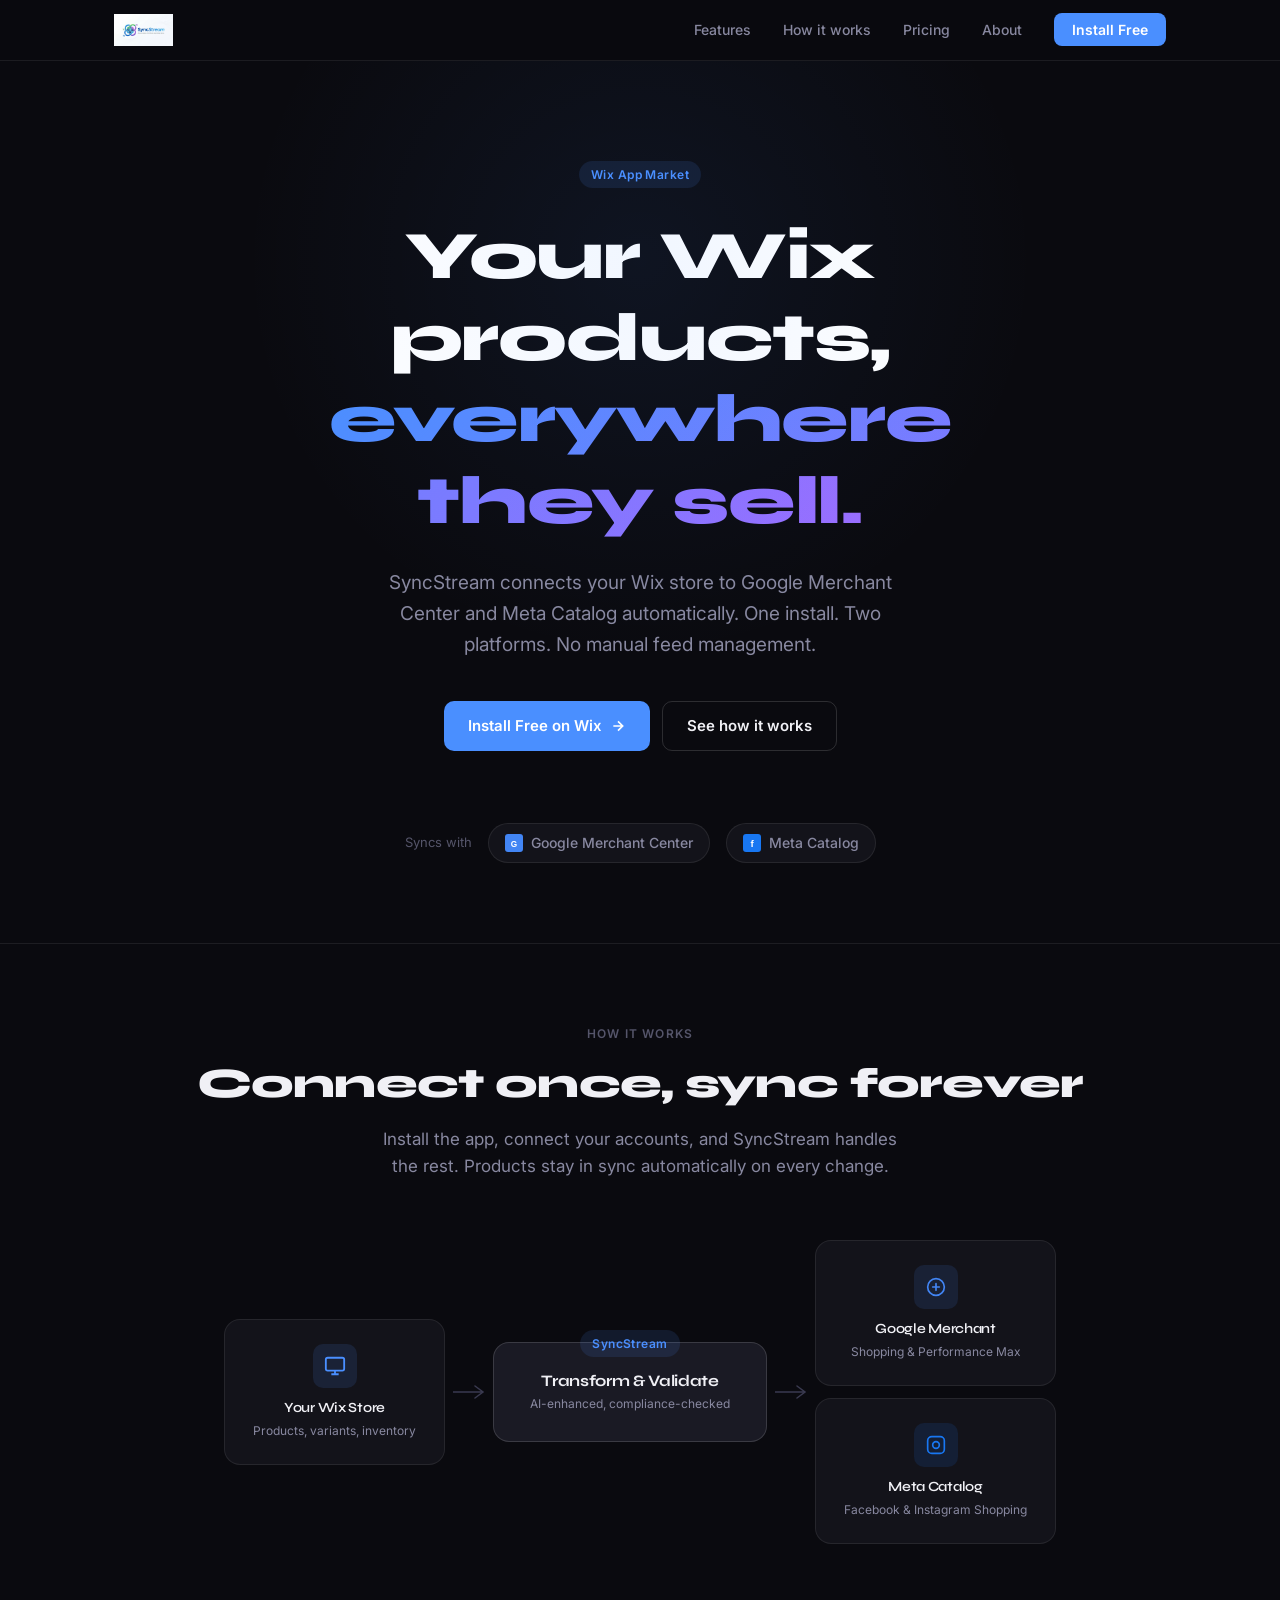
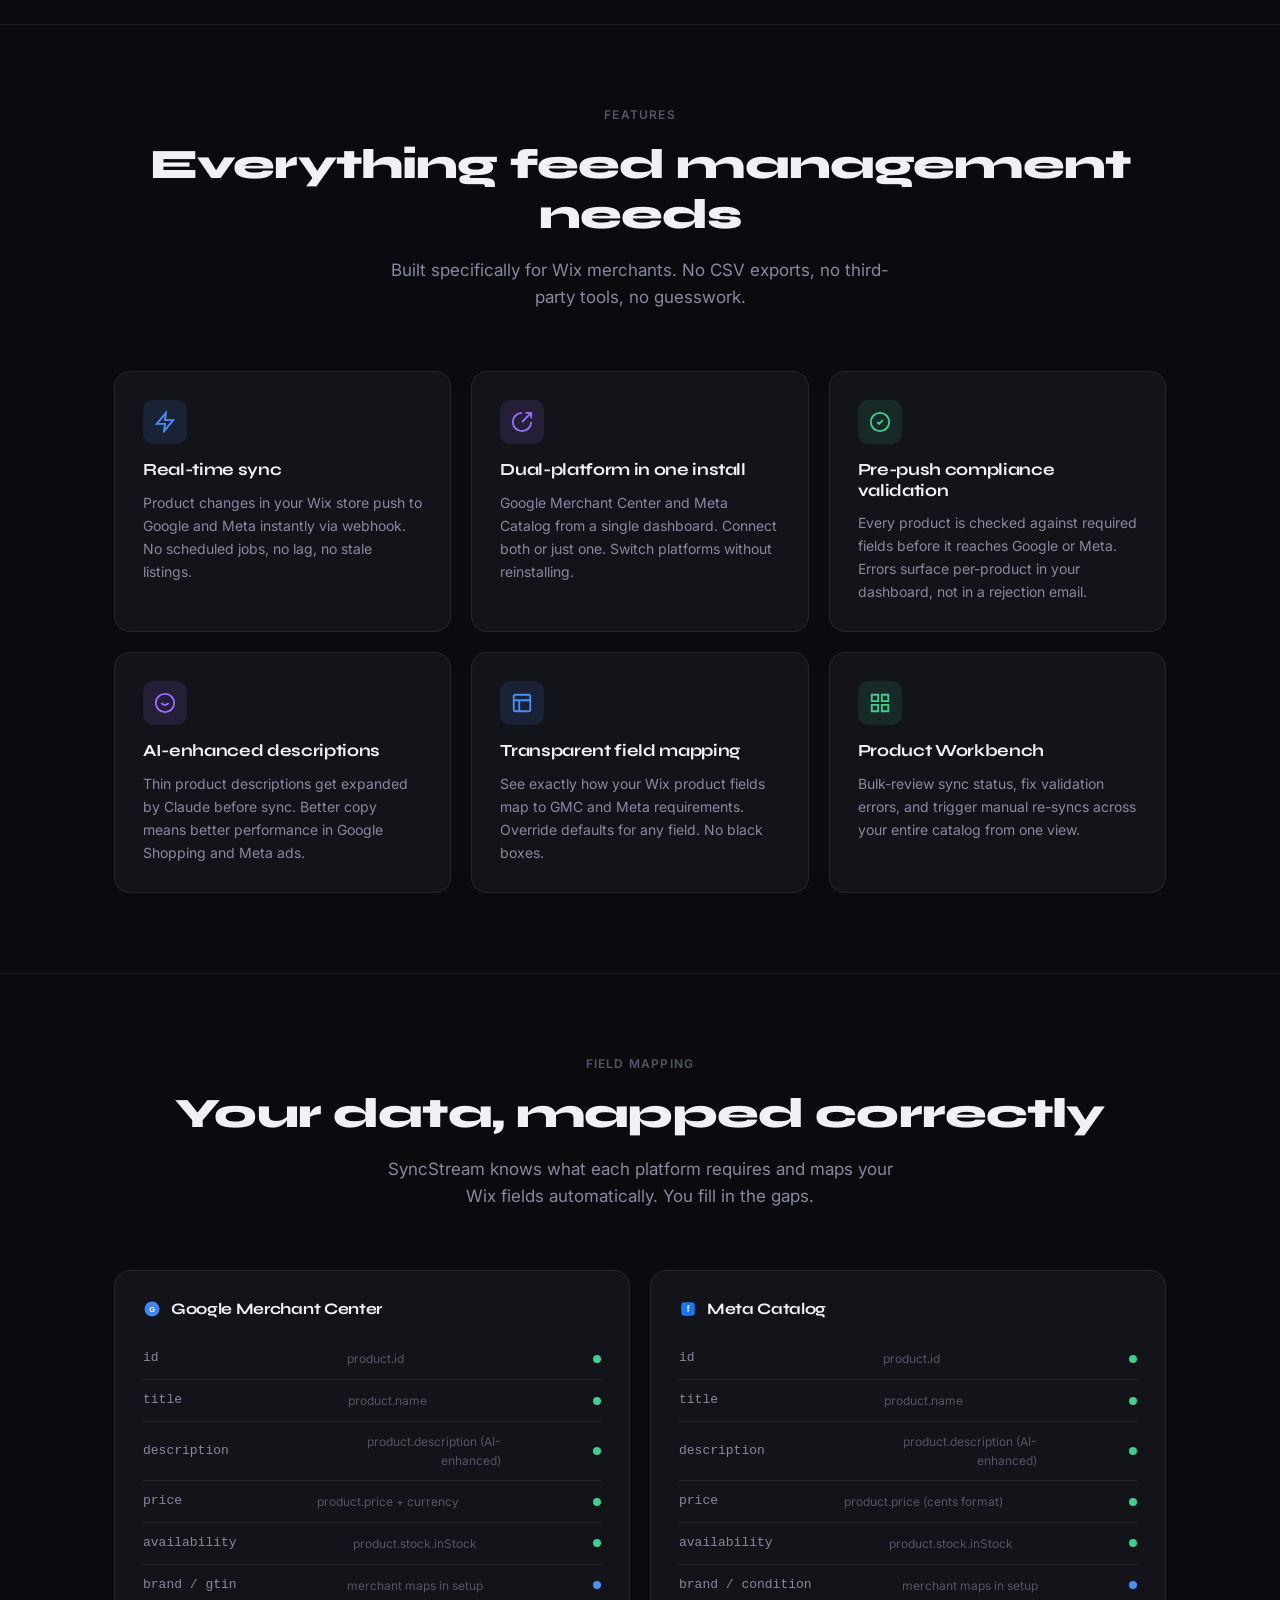
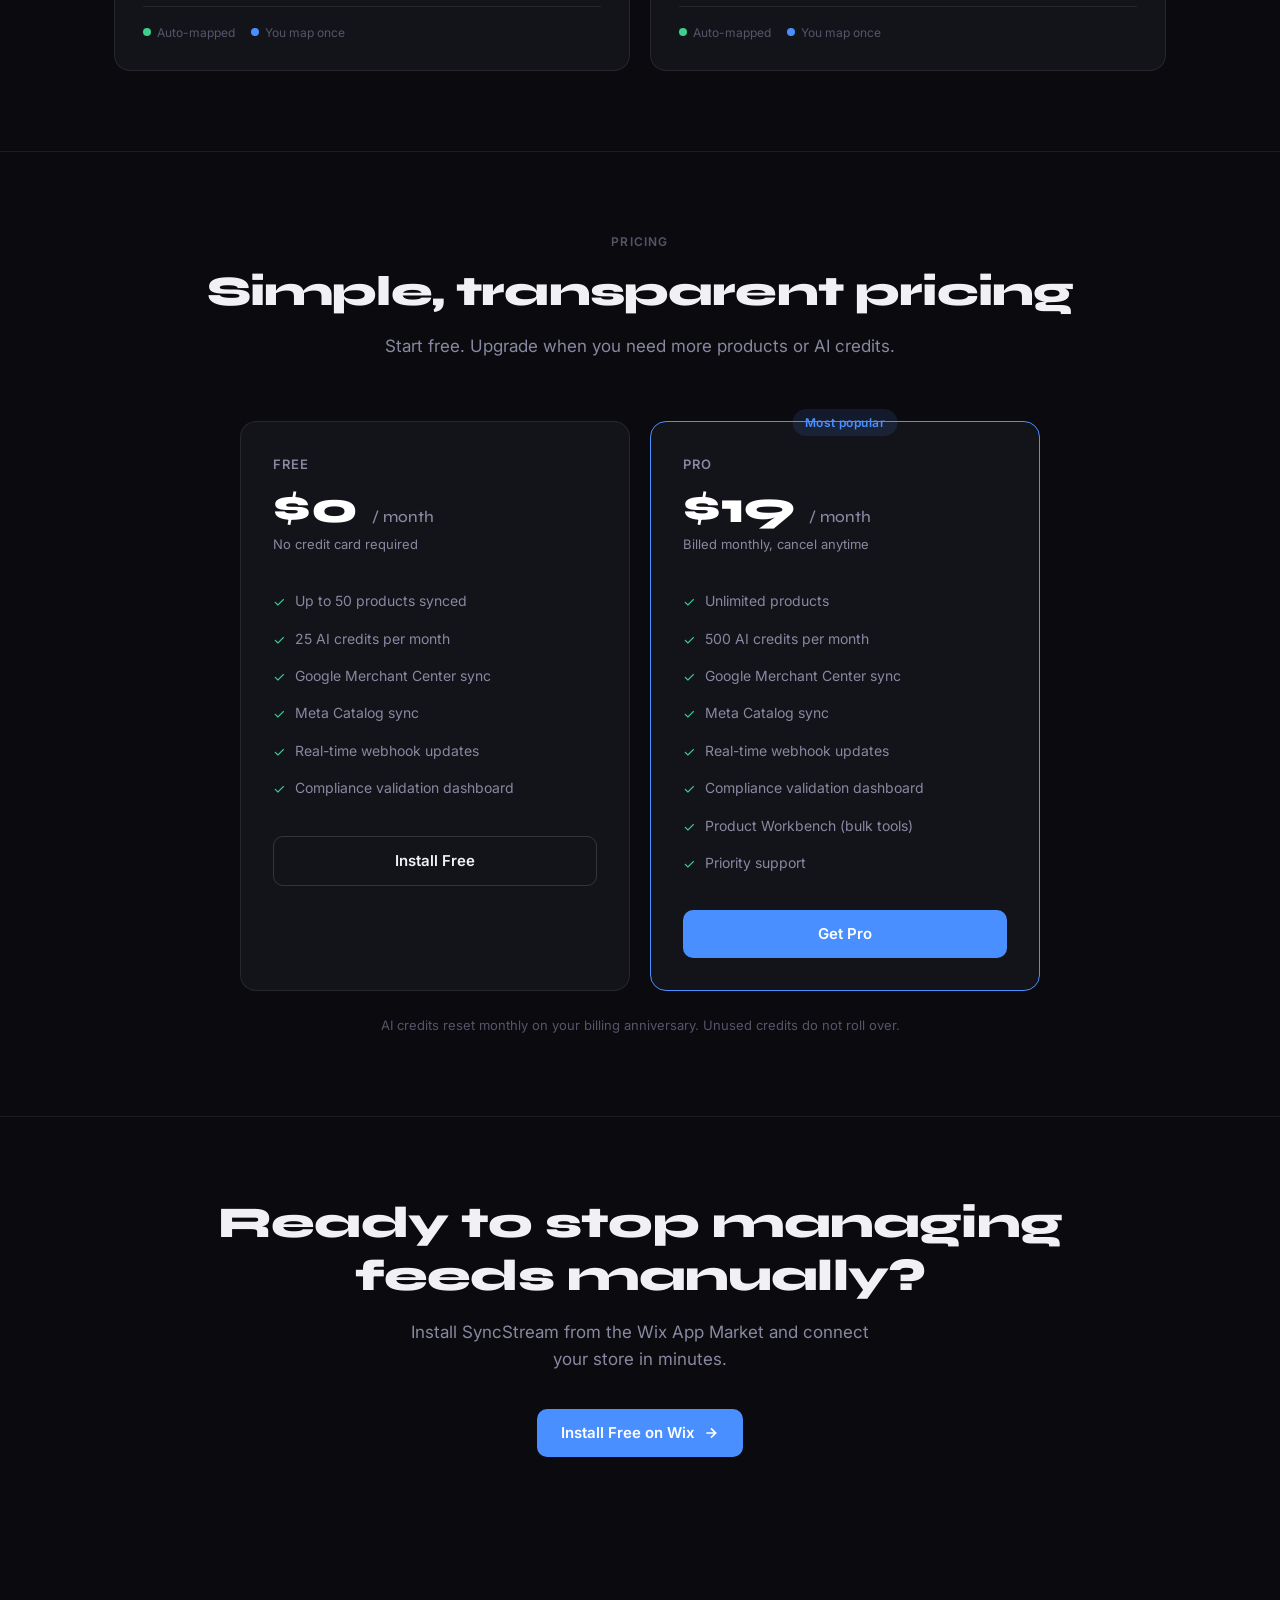
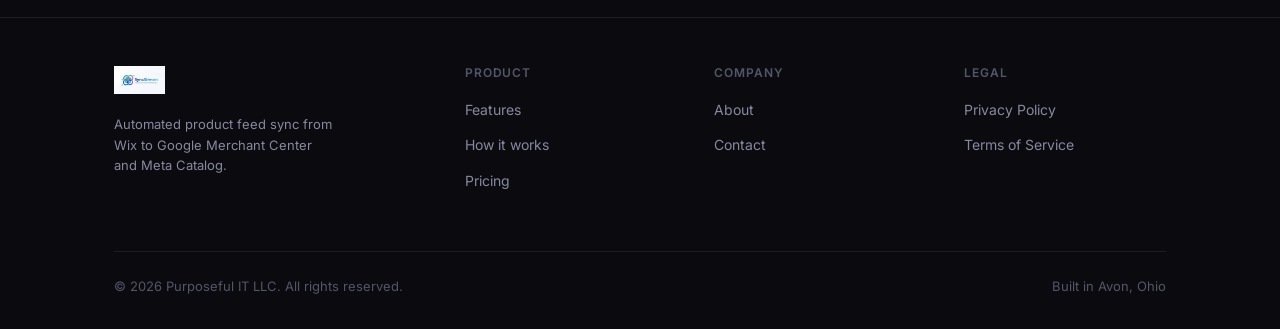
<file: index.html>
<!DOCTYPE html>
<html lang="en">
<head>
<!-- Google Tag Manager -->
<script>(function(w,d,s,l,i){w[l]=w[l]||[];w[l].push({'gtm.start':
new Date().getTime(),event:'gtm.js'});var f=d.getElementsByTagName(s)[0],
j=d.createElement(s),dl=l!='dataLayer'?'&l='+l:'';j.async=true;j.src=
'https://www.googletagmanager.com/gtm.js?id='+i+dl;f.parentNode.insertBefore(j,f);
})(window,document,'script','dataLayer','GTM-TWQJ5NP9');</script>
<!-- End Google Tag Manager -->
<meta charset="UTF-8">
<meta name="viewport" content="width=device-width, initial-scale=1.0">
<title>SyncStream — Wix Product Feed Sync for Google & Meta</title>
<meta name="description" content="SyncStream syncs your Wix store to Google Merchant Center and Meta Catalog automatically. Dual-platform, AI-enhanced, real-time compliance feedback.">
<link rel="canonical" href="https://sync-stream.app">
<link rel="stylesheet" href="/css/style.css">
<style>
/* HERO */
.hero {
  padding: 100px 0 80px;
  text-align: center;
  position: relative;
  overflow: hidden;
}

.hero::before {
  content: '';
  position: absolute;
  top: -200px;
  left: 50%;
  transform: translateX(-50%);
  width: 800px;
  height: 800px;
  background: radial-gradient(ellipse, rgba(74,143,255,0.08) 0%, transparent 70%);
  pointer-events: none;
}

.hero-badge {
  margin-bottom: 28px;
}

.hero h1 {
  font-size: clamp(40px, 6vw, 68px);
  font-weight: 800;
  margin-bottom: 24px;
  max-width: 820px;
  margin-left: auto;
  margin-right: auto;
  color: #fff;
}

.hero h1 span {
  background: linear-gradient(135deg, #4a8fff, #9b6dff);
  -webkit-background-clip: text;
  -webkit-text-fill-color: transparent;
  background-clip: text;
}

.hero p {
  font-size: 19px;
  color: var(--text-muted);
  max-width: 560px;
  margin: 0 auto 40px;
  line-height: 1.65;
}

.hero-ctas {
  display: flex;
  gap: 12px;
  justify-content: center;
  flex-wrap: wrap;
}

.hero-logos {
  margin-top: 72px;
  display: flex;
  align-items: center;
  justify-content: center;
  gap: 16px;
  color: var(--text-faint);
  font-size: 13px;
}

.platform-pill {
  display: inline-flex;
  align-items: center;
  gap: 8px;
  background: var(--bg-card);
  border: 1px solid var(--border);
  border-radius: 100px;
  padding: 8px 16px;
  font-size: 14px;
  font-weight: 500;
  color: var(--text-muted);
}

.platform-pill svg { width: 18px; height: 18px; }

/* FLOW DIAGRAM */
.flow-section {
  padding: 80px 0;
  border-top: 1px solid var(--border);
}

.section-label {
  text-align: center;
  font-size: 12px;
  font-weight: 600;
  letter-spacing: 0.1em;
  text-transform: uppercase;
  color: var(--text-faint);
  margin-bottom: 16px;
}

.section-title {
  text-align: center;
  font-size: clamp(28px, 4vw, 42px);
  font-weight: 800;
  margin-bottom: 16px;
}

.section-sub {
  text-align: center;
  font-size: 17px;
  color: var(--text-muted);
  max-width: 520px;
  margin: 0 auto 60px;
}

.flow-diagram {
  display: flex;
  align-items: center;
  justify-content: center;
  gap: 0;
  flex-wrap: wrap;
  margin-bottom: 0;
}

.flow-node {
  background: var(--bg-card);
  border: 1px solid var(--border);
  border-radius: var(--radius-lg);
  padding: 24px 28px;
  text-align: center;
  min-width: 160px;
}

.flow-node-icon {
  width: 44px;
  height: 44px;
  border-radius: 10px;
  display: flex;
  align-items: center;
  justify-content: center;
  margin: 0 auto 12px;
  font-size: 20px;
}

.flow-node h4 {
  font-size: 14px;
  font-weight: 600;
  color: var(--text);
  margin-bottom: 4px;
}

.flow-node p {
  font-size: 12px;
  color: var(--text-muted);
}

.flow-arrow {
  display: flex;
  align-items: center;
  padding: 0 8px;
  color: var(--text-faint);
}

.flow-center {
  position: relative;
  background: var(--bg-elevated);
  border: 1px solid var(--border-strong);
  border-radius: var(--radius-lg);
  padding: 28px 36px;
  text-align: center;
  min-width: 180px;
}

.flow-center .badge {
  position: absolute;
  top: -13px;
  left: 50%;
  transform: translateX(-50%);
  white-space: nowrap;
}

.flow-center h4 {
  font-size: 16px;
  font-weight: 700;
  margin-bottom: 4px;
}

.flow-center p {
  font-size: 12px;
  color: var(--text-muted);
}

.flow-right {
  display: flex;
  flex-direction: column;
  gap: 12px;
}

/* FEATURES */
.features-section {
  padding: 80px 0;
  border-top: 1px solid var(--border);
}

.features-grid {
  display: grid;
  grid-template-columns: repeat(auto-fit, minmax(300px, 1fr));
  gap: 20px;
}

.feature-card {
  background: var(--bg-card);
  border: 1px solid var(--border);
  border-radius: var(--radius-lg);
  padding: 28px;
  transition: border-color 0.2s;
}

.feature-card:hover {
  border-color: var(--border-strong);
}

.feature-icon {
  width: 44px;
  height: 44px;
  border-radius: 10px;
  display: flex;
  align-items: center;
  justify-content: center;
  font-size: 20px;
  margin-bottom: 16px;
}

.feature-card h3 {
  font-size: 17px;
  font-weight: 700;
  margin-bottom: 10px;
  color: var(--text);
}

.feature-card p {
  font-size: 14px;
  color: var(--text-muted);
  line-height: 1.65;
}

/* HOW IT WORKS */
.how-section {
  padding: 80px 0;
  border-top: 1px solid var(--border);
}

.steps {
  display: grid;
  grid-template-columns: repeat(auto-fit, minmax(220px, 1fr));
  gap: 24px;
  counter-reset: steps;
}

.step {
  position: relative;
  padding-top: 16px;
}

.step-num {
  font-family: 'Syne', sans-serif;
  font-size: 48px;
  font-weight: 800;
  color: var(--border-strong);
  line-height: 1;
  margin-bottom: 16px;
}

.step h3 {
  font-size: 17px;
  font-weight: 700;
  margin-bottom: 10px;
  color: var(--text);
}

.step p {
  font-size: 14px;
  color: var(--text-muted);
  line-height: 1.65;
}

/* COMPLIANCE */
.compliance-section {
  padding: 80px 0;
  border-top: 1px solid var(--border);
}

.compliance-grid {
  display: grid;
  grid-template-columns: 1fr 1fr;
  gap: 20px;
}

.compliance-card {
  background: var(--bg-card);
  border: 1px solid var(--border);
  border-radius: var(--radius-lg);
  padding: 28px;
}

.compliance-card h3 {
  font-size: 16px;
  font-weight: 700;
  margin-bottom: 20px;
  display: flex;
  align-items: center;
  gap: 10px;
}

.field-row {
  display: flex;
  justify-content: space-between;
  align-items: center;
  padding: 10px 0;
  border-bottom: 1px solid var(--border);
  font-size: 13px;
}

.field-row:last-child { border-bottom: none; }

.field-name { color: var(--text-muted); font-family: 'Courier New', monospace; }

.field-source {
  color: var(--text-faint);
  font-size: 12px;
  text-align: right;
  max-width: 180px;
}

.field-status {
  width: 8px;
  height: 8px;
  border-radius: 50%;
  flex-shrink: 0;
}

.status-auto { background: var(--green); }
.status-map { background: var(--blue); }

/* PRICING */
.pricing-section {
  padding: 80px 0;
  border-top: 1px solid var(--border);
}

.pricing-grid {
  display: grid;
  grid-template-columns: 1fr 1fr;
  gap: 20px;
  max-width: 800px;
  margin: 0 auto;
}

.pricing-card {
  background: var(--bg-card);
  border: 1px solid var(--border);
  border-radius: var(--radius-lg);
  padding: 32px;
}

.pricing-card.featured {
  border-color: var(--blue);
  position: relative;
}

.pricing-card .plan-name {
  font-size: 13px;
  font-weight: 600;
  text-transform: uppercase;
  letter-spacing: 0.08em;
  color: var(--text-muted);
  margin-bottom: 12px;
}

.pricing-card .price {
  font-family: 'Syne', sans-serif;
  font-size: 44px;
  font-weight: 800;
  color: #fff;
  line-height: 1;
  margin-bottom: 4px;
}

.pricing-card .price span {
  font-size: 16px;
  font-weight: 500;
  color: var(--text-muted);
}

.pricing-card .price-desc {
  font-size: 13px;
  color: var(--text-muted);
  margin-bottom: 28px;
}

.pricing-features {
  list-style: none;
  margin-bottom: 28px;
}

.pricing-features li {
  display: flex;
  align-items: flex-start;
  gap: 10px;
  font-size: 14px;
  color: var(--text-muted);
  padding: 7px 0;
}

.check {
  color: var(--green);
  font-size: 14px;
  flex-shrink: 0;
  margin-top: 1px;
}

/* CTA SECTION */
.cta-section {
  padding: 80px 0;
  border-top: 1px solid var(--border);
  text-align: center;
}

.cta-section h2 {
  font-size: clamp(28px, 4vw, 44px);
  font-weight: 800;
  margin-bottom: 16px;
}

.cta-section p {
  font-size: 17px;
  color: var(--text-muted);
  margin-bottom: 36px;
  max-width: 480px;
  margin-left: auto;
  margin-right: auto;
}

@media (max-width: 768px) {
  .compliance-grid, .pricing-grid { grid-template-columns: 1fr; }
  .flow-diagram { flex-direction: column; }
  .flow-arrow { transform: rotate(90deg); }
  .flow-right { flex-direction: row; }
}
</style>
</head>
<body>
<!-- Google Tag Manager (noscript) -->
<noscript><iframe src="https://www.googletagmanager.com/ns.html?id=GTM-TWQJ5NP9"
height="0" width="0" style="display:none;visibility:hidden"></iframe></noscript>
<!-- End Google Tag Manager (noscript) -->

<div id="nav-placeholder"></div>

<!-- HERO -->
<section class="hero">
  <div class="container">
    <div class="hero-badge">
      <span class="badge badge-blue">Wix App Market</span>
    </div>
    <h1>Your Wix products,<br><span>everywhere they sell.</span></h1>
    <p>SyncStream connects your Wix store to Google Merchant Center and Meta Catalog automatically. One install. Two platforms. No manual feed management.</p>
    <div class="hero-ctas">
      <a href="https://www.wix.com/app-market" class="btn btn-primary" target="_blank">
        Install Free on Wix
        <svg width="16" height="16" fill="none" viewBox="0 0 24 24" stroke="currentColor" stroke-width="2.5"><path d="M5 12h14M12 5l7 7-7 7"/></svg>
      </a>
      <a href="#how-it-works" class="btn btn-secondary">See how it works</a>
    </div>
    <div class="hero-logos">
      <span>Syncs with</span>
      <span class="platform-pill">
        <svg viewBox="0 0 24 24" fill="none"><rect width="24" height="24" rx="4" fill="#4285F4"/><text x="12" y="17" text-anchor="middle" fill="white" font-size="11" font-weight="700" font-family="Arial">G</text></svg>
        Google Merchant Center
      </span>
      <span class="platform-pill">
        <svg viewBox="0 0 24 24" fill="none"><rect width="24" height="24" rx="4" fill="#1877F2"/><text x="12" y="17" text-anchor="middle" fill="white" font-size="13" font-weight="700" font-family="Arial">f</text></svg>
        Meta Catalog
      </span>
    </div>
  </div>
</section>

<!-- FLOW -->
<section class="flow-section" id="how-it-works">
  <div class="container">
    <div class="section-label">How it works</div>
    <h2 class="section-title">Connect once, sync forever</h2>
    <p class="section-sub">Install the app, connect your accounts, and SyncStream handles the rest. Products stay in sync automatically on every change.</p>

    <div class="flow-diagram">
      <div class="flow-node">
        <div class="flow-node-icon" style="background:rgba(74,143,255,0.12);">
          <svg width="22" height="22" viewBox="0 0 24 24" fill="none" stroke="#4a8fff" stroke-width="2"><rect x="2" y="3" width="20" height="14" rx="2"/><path d="M8 21h8M12 17v4"/></svg>
        </div>
        <h4>Your Wix Store</h4>
        <p>Products, variants, inventory</p>
      </div>

      <div class="flow-arrow">
        <svg width="32" height="16" viewBox="0 0 32 16" fill="none"><path d="M0 8h28M22 2l8 6-8 6" stroke="#3a3a50" stroke-width="1.5" stroke-linecap="round"/></svg>
      </div>

      <div class="flow-center">
        <span class="badge badge-blue">SyncStream</span>
        <h4>Transform &amp; Validate</h4>
        <p>AI-enhanced, compliance-checked</p>
      </div>

      <div class="flow-arrow">
        <svg width="32" height="16" viewBox="0 0 32 16" fill="none"><path d="M0 8h28M22 2l8 6-8 6" stroke="#3a3a50" stroke-width="1.5" stroke-linecap="round"/></svg>
      </div>

      <div class="flow-right">
        <div class="flow-node">
          <div class="flow-node-icon" style="background:rgba(66,133,244,0.12);">
            <svg width="20" height="20" viewBox="0 0 24 24" fill="none"><circle cx="12" cy="12" r="10" stroke="#4285F4" stroke-width="2"/><path d="M12 8v8M8 12h8" stroke="#4285F4" stroke-width="2" stroke-linecap="round"/></svg>
          </div>
          <h4>Google Merchant</h4>
          <p>Shopping &amp; Performance Max</p>
        </div>
        <div class="flow-node">
          <div class="flow-node-icon" style="background:rgba(24,119,242,0.12);">
            <svg width="20" height="20" viewBox="0 0 24 24" fill="none"><rect x="2" y="2" width="20" height="20" rx="5" stroke="#1877F2" stroke-width="2"/><circle cx="12" cy="12" r="4" stroke="#1877F2" stroke-width="2"/></svg>
          </div>
          <h4>Meta Catalog</h4>
          <p>Facebook &amp; Instagram Shopping</p>
        </div>
      </div>
    </div>
  </div>
</section>

<!-- FEATURES -->
<section class="features-section" id="features">
  <div class="container">
    <div class="section-label">Features</div>
    <h2 class="section-title">Everything feed management needs</h2>
    <p class="section-sub">Built specifically for Wix merchants. No CSV exports, no third-party tools, no guesswork.</p>

    <div class="features-grid">
      <div class="feature-card">
        <div class="feature-icon" style="background:var(--blue-dim);">
          <svg width="22" height="22" viewBox="0 0 24 24" fill="none" stroke="#4a8fff" stroke-width="2"><path d="M13 2L3 14h9l-1 8 10-12h-9l1-8z"/></svg>
        </div>
        <h3>Real-time sync</h3>
        <p>Product changes in your Wix store push to Google and Meta instantly via webhook. No scheduled jobs, no lag, no stale listings.</p>
      </div>

      <div class="feature-card">
        <div class="feature-icon" style="background:var(--purple-dim);">
          <svg width="22" height="22" viewBox="0 0 24 24" fill="none" stroke="#9b6dff" stroke-width="2"><path d="M12 2a10 10 0 1 0 10 10"/><path d="M22 2 12 12M16 2h6v6"/></svg>
        </div>
        <h3>Dual-platform in one install</h3>
        <p>Google Merchant Center and Meta Catalog from a single dashboard. Connect both or just one. Switch platforms without reinstalling.</p>
      </div>

      <div class="feature-card">
        <div class="feature-icon" style="background:var(--green-dim);">
          <svg width="22" height="22" viewBox="0 0 24 24" fill="none" stroke="#3ecf8e" stroke-width="2"><path d="M9 12l2 2 4-4"/><circle cx="12" cy="12" r="10"/></svg>
        </div>
        <h3>Pre-push compliance validation</h3>
        <p>Every product is checked against required fields before it reaches Google or Meta. Errors surface per-product in your dashboard, not in a rejection email.</p>
      </div>

      <div class="feature-card">
        <div class="feature-icon" style="background:rgba(155,109,255,0.12);">
          <svg width="22" height="22" viewBox="0 0 24 24" fill="none" stroke="#9b6dff" stroke-width="2"><path d="M12 2C6.48 2 2 6.48 2 12s4.48 10 10 10 10-4.48 10-10S17.52 2 12 2z"/><path d="M8 12s1.5 2 4 2 4-2 4-2M9 9h.01M15 9h.01"/></svg>
        </div>
        <h3>AI-enhanced descriptions</h3>
        <p>Thin product descriptions get expanded by Claude before sync. Better copy means better performance in Google Shopping and Meta ads.</p>
      </div>

      <div class="feature-card">
        <div class="feature-icon" style="background:var(--blue-dim);">
          <svg width="22" height="22" viewBox="0 0 24 24" fill="none" stroke="#4a8fff" stroke-width="2"><rect x="3" y="3" width="18" height="18" rx="2"/><path d="M3 9h18M9 21V9"/></svg>
        </div>
        <h3>Transparent field mapping</h3>
        <p>See exactly how your Wix product fields map to GMC and Meta requirements. Override defaults for any field. No black boxes.</p>
      </div>

      <div class="feature-card">
        <div class="feature-icon" style="background:var(--green-dim);">
          <svg width="22" height="22" viewBox="0 0 24 24" fill="none" stroke="#3ecf8e" stroke-width="2"><path d="M3 3h7v7H3zM14 3h7v7h-7zM3 14h7v7H3zM14 14h7v7h-7z"/></svg>
        </div>
        <h3>Product Workbench</h3>
        <p>Bulk-review sync status, fix validation errors, and trigger manual re-syncs across your entire catalog from one view.</p>
      </div>
    </div>
  </div>
</section>

<!-- COMPLIANCE -->
<section class="compliance-section">
  <div class="container">
    <div class="section-label">Field mapping</div>
    <h2 class="section-title">Your data, mapped correctly</h2>
    <p class="section-sub">SyncStream knows what each platform requires and maps your Wix fields automatically. You fill in the gaps.</p>

    <div class="compliance-grid">
      <div class="compliance-card">
        <h3>
          <svg width="18" height="18" viewBox="0 0 24 24" fill="none"><circle cx="12" cy="12" r="10" fill="#4285F4"/><text x="12" y="16" text-anchor="middle" fill="white" font-size="10" font-weight="700" font-family="Arial">G</text></svg>
          Google Merchant Center
        </h3>
        <div class="field-row">
          <span class="field-name">id</span>
          <span class="field-source">product.id</span>
          <span class="field-status status-auto"></span>
        </div>
        <div class="field-row">
          <span class="field-name">title</span>
          <span class="field-source">product.name</span>
          <span class="field-status status-auto"></span>
        </div>
        <div class="field-row">
          <span class="field-name">description</span>
          <span class="field-source">product.description (AI-enhanced)</span>
          <span class="field-status status-auto"></span>
        </div>
        <div class="field-row">
          <span class="field-name">price</span>
          <span class="field-source">product.price + currency</span>
          <span class="field-status status-auto"></span>
        </div>
        <div class="field-row">
          <span class="field-name">availability</span>
          <span class="field-source">product.stock.inStock</span>
          <span class="field-status status-auto"></span>
        </div>
        <div class="field-row">
          <span class="field-name">brand / gtin</span>
          <span class="field-source">merchant maps in setup</span>
          <span class="field-status status-map"></span>
        </div>
        <div style="margin-top:16px; display:flex; gap:16px; font-size:12px; color:var(--text-faint);">
          <span style="display:flex;align-items:center;gap:6px;"><span class="field-status status-auto" style="display:inline-block;"></span> Auto-mapped</span>
          <span style="display:flex;align-items:center;gap:6px;"><span class="field-status status-map" style="display:inline-block;"></span> You map once</span>
        </div>
      </div>

      <div class="compliance-card">
        <h3>
          <svg width="18" height="18" viewBox="0 0 24 24" fill="none"><rect width="18" height="18" x="3" y="3" rx="4" fill="#1877F2"/><text x="12" y="16" text-anchor="middle" fill="white" font-size="11" font-weight="700" font-family="Arial">f</text></svg>
          Meta Catalog
        </h3>
        <div class="field-row">
          <span class="field-name">id</span>
          <span class="field-source">product.id</span>
          <span class="field-status status-auto"></span>
        </div>
        <div class="field-row">
          <span class="field-name">title</span>
          <span class="field-source">product.name</span>
          <span class="field-status status-auto"></span>
        </div>
        <div class="field-row">
          <span class="field-name">description</span>
          <span class="field-source">product.description (AI-enhanced)</span>
          <span class="field-status status-auto"></span>
        </div>
        <div class="field-row">
          <span class="field-name">price</span>
          <span class="field-source">product.price (cents format)</span>
          <span class="field-status status-auto"></span>
        </div>
        <div class="field-row">
          <span class="field-name">availability</span>
          <span class="field-source">product.stock.inStock</span>
          <span class="field-status status-auto"></span>
        </div>
        <div class="field-row">
          <span class="field-name">brand / condition</span>
          <span class="field-source">merchant maps in setup</span>
          <span class="field-status status-map"></span>
        </div>
        <div style="margin-top:16px; display:flex; gap:16px; font-size:12px; color:var(--text-faint);">
          <span style="display:flex;align-items:center;gap:6px;"><span class="field-status status-auto" style="display:inline-block;"></span> Auto-mapped</span>
          <span style="display:flex;align-items:center;gap:6px;"><span class="field-status status-map" style="display:inline-block;"></span> You map once</span>
        </div>
      </div>
    </div>
  </div>
</section>

<!-- PRICING -->
<section class="pricing-section" id="pricing">
  <div class="container">
    <div class="section-label">Pricing</div>
    <h2 class="section-title">Simple, transparent pricing</h2>
    <p class="section-sub">Start free. Upgrade when you need more products or AI credits.</p>

    <div class="pricing-grid">
      <div class="pricing-card">
        <div class="plan-name">Free</div>
        <div class="price">$0 <span>/ month</span></div>
        <div class="price-desc">No credit card required</div>
        <ul class="pricing-features">
          <li><span class="check">&#10003;</span> Up to 50 products synced</li>
          <li><span class="check">&#10003;</span> 25 AI credits per month</li>
          <li><span class="check">&#10003;</span> Google Merchant Center sync</li>
          <li><span class="check">&#10003;</span> Meta Catalog sync</li>
          <li><span class="check">&#10003;</span> Real-time webhook updates</li>
          <li><span class="check">&#10003;</span> Compliance validation dashboard</li>
        </ul>
        <a href="https://www.wix.com/app-market" class="btn btn-secondary" style="width:100%;justify-content:center;" target="_blank">Install Free</a>
      </div>

      <div class="pricing-card featured">
        <span class="badge badge-blue" style="position:absolute;top:-13px;left:50%;transform:translateX(-50%);white-space:nowrap;">Most popular</span>
        <div class="plan-name">Pro</div>
        <div class="price">$19 <span>/ month</span></div>
        <div class="price-desc">Billed monthly, cancel anytime</div>
        <ul class="pricing-features">
          <li><span class="check">&#10003;</span> Unlimited products</li>
          <li><span class="check">&#10003;</span> 500 AI credits per month</li>
          <li><span class="check">&#10003;</span> Google Merchant Center sync</li>
          <li><span class="check">&#10003;</span> Meta Catalog sync</li>
          <li><span class="check">&#10003;</span> Real-time webhook updates</li>
          <li><span class="check">&#10003;</span> Compliance validation dashboard</li>
          <li><span class="check">&#10003;</span> Product Workbench (bulk tools)</li>
          <li><span class="check">&#10003;</span> Priority support</li>
        </ul>
        <a href="https://www.wix.com/app-market" class="btn btn-primary" style="width:100%;justify-content:center;" target="_blank">Get Pro</a>
      </div>
    </div>

    <p style="text-align:center;font-size:13px;color:var(--text-faint);margin-top:24px;">AI credits reset monthly on your billing anniversary. Unused credits do not roll over.</p>
  </div>
</section>

<!-- CTA -->
<section class="cta-section">
  <div class="container">
    <h2>Ready to stop managing feeds manually?</h2>
    <p>Install SyncStream from the Wix App Market and connect your store in minutes.</p>
    <a href="https://www.wix.com/app-market" class="btn btn-primary" target="_blank">
      Install Free on Wix
      <svg width="16" height="16" fill="none" viewBox="0 0 24 24" stroke="currentColor" stroke-width="2.5"><path d="M5 12h14M12 5l7 7-7 7"/></svg>
    </a>
  </div>
</section>

<div id="footer-placeholder"></div>
<script src="/js/components.js"></script>
</body>
</html>
</file>
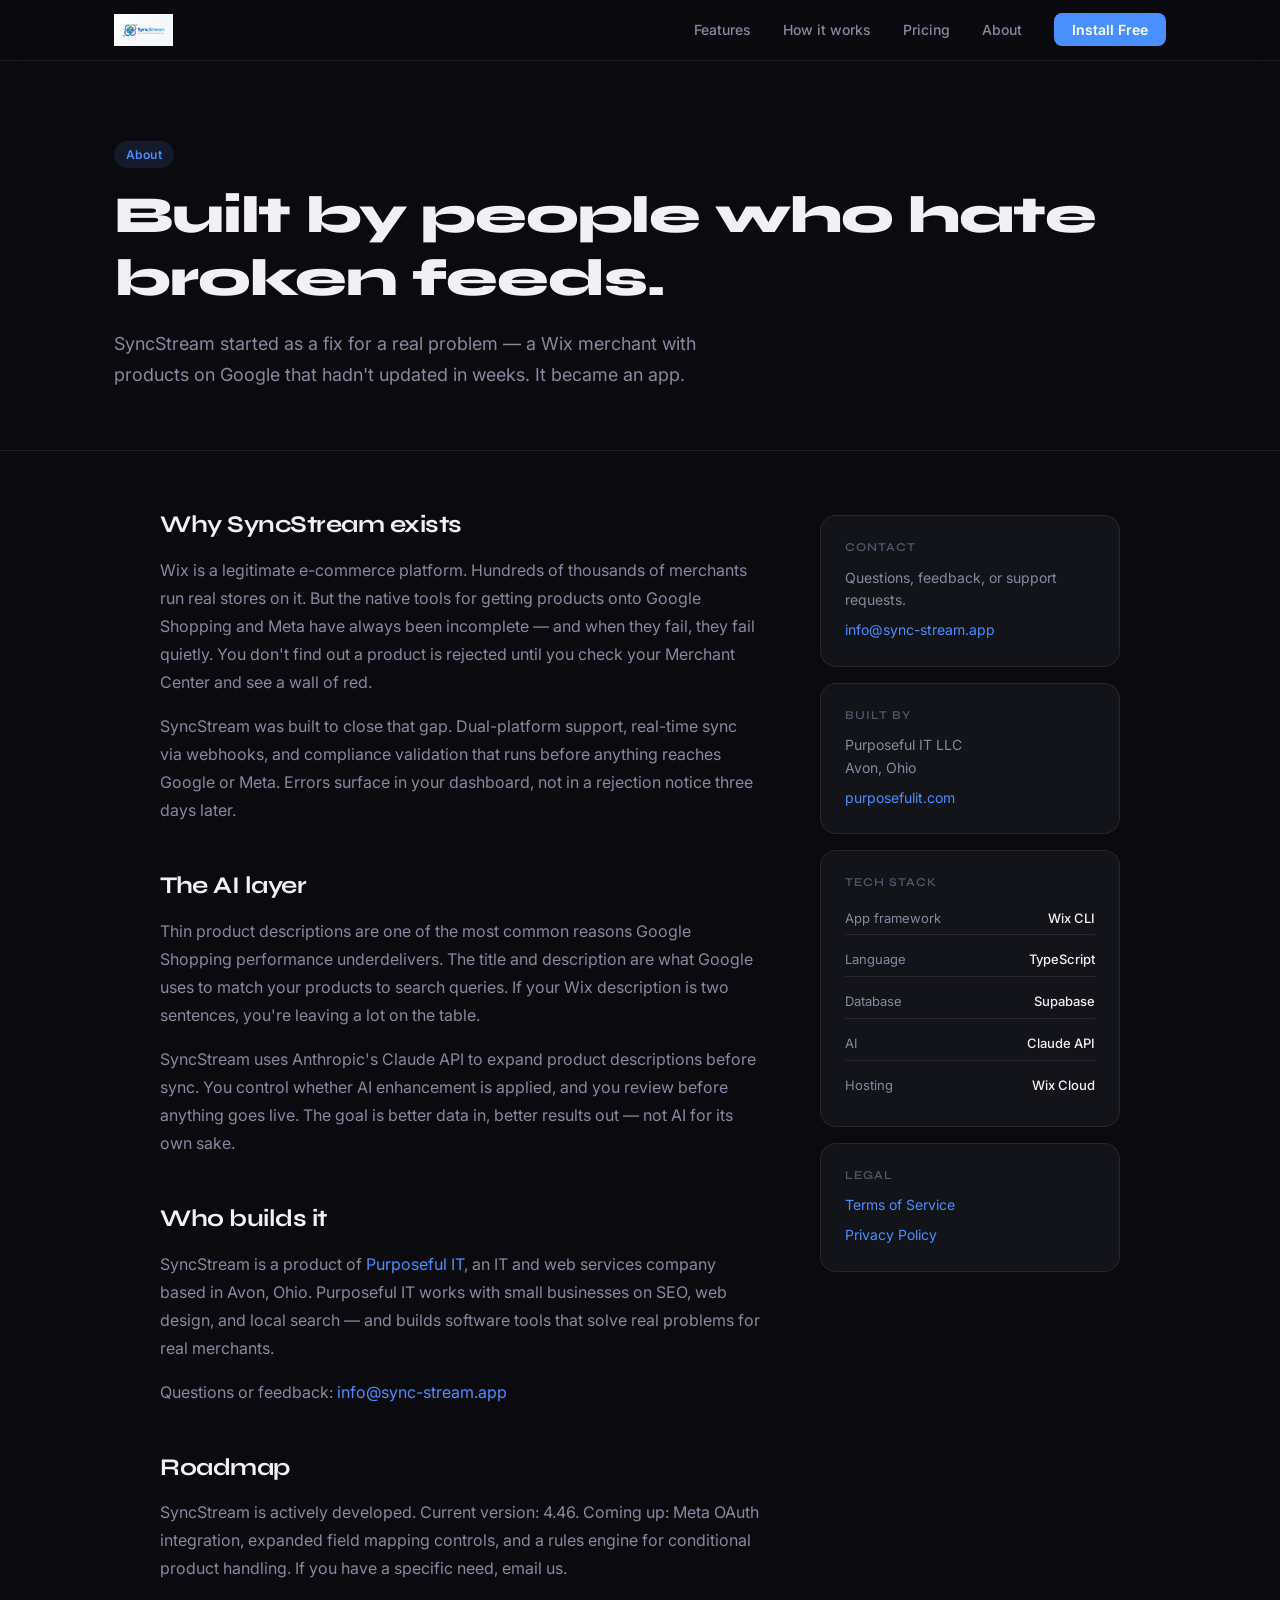
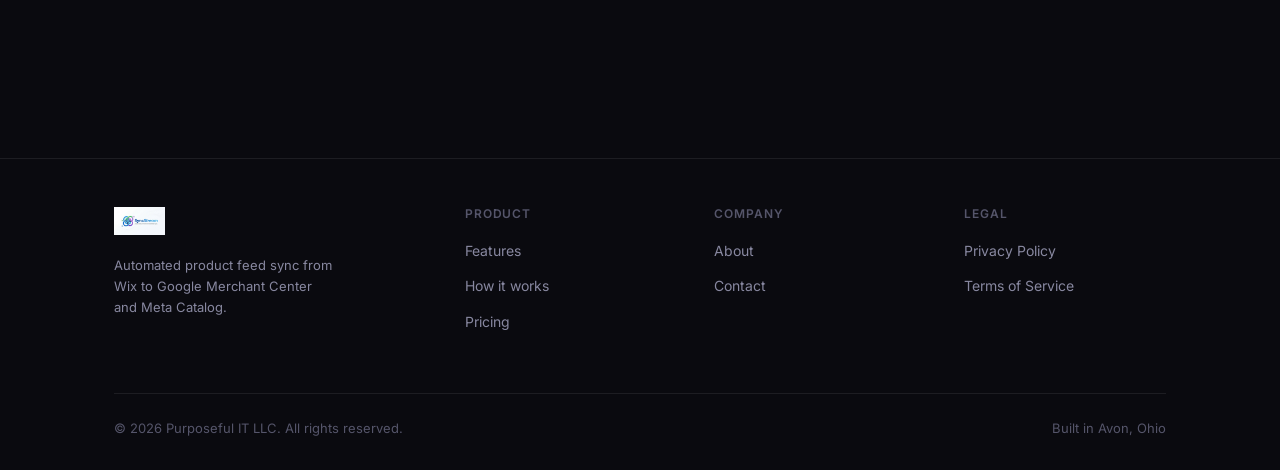
<file: about.html>
<!DOCTYPE html>
<html lang="en">
<head>
<!-- Google Tag Manager -->
<script>(function(w,d,s,l,i){w[l]=w[l]||[];w[l].push({'gtm.start':
new Date().getTime(),event:'gtm.js'});var f=d.getElementsByTagName(s)[0],
j=d.createElement(s),dl=l!='dataLayer'?'&l='+l:'';j.async=true;j.src=
'https://www.googletagmanager.com/gtm.js?id='+i+dl;f.parentNode.insertBefore(j,f);
})(window,document,'script','dataLayer','GTM-TWQJ5NP9');</script>
<!-- End Google Tag Manager -->
<meta charset="UTF-8">
<meta name="viewport" content="width=device-width, initial-scale=1.0">
<title>About — SyncStream</title>
<meta name="description" content="SyncStream is built by Purposeful IT, an IT and web services company based in Avon, Ohio.">
<link rel="stylesheet" href="/css/style.css">
<style>
.about-hero {
  padding: 80px 0 60px;
  border-bottom: 1px solid var(--border);
  margin-bottom: 60px;
}

.about-hero h1 {
  font-size: clamp(32px, 5vw, 52px);
  font-weight: 800;
  margin-bottom: 20px;
}

.about-hero p {
  font-size: 18px;
  color: var(--text-muted);
  max-width: 600px;
  line-height: 1.7;
}

.about-body {
  display: grid;
  grid-template-columns: 2fr 1fr;
  gap: 60px;
  max-width: 960px;
  margin: 0 auto;
  padding-bottom: 80px;
}

.about-content h2 {
  font-size: 24px;
  font-weight: 700;
  margin-top: 48px;
  margin-bottom: 16px;
}

.about-content h2:first-child { margin-top: 0; }

.about-content p {
  color: var(--text-muted);
  line-height: 1.75;
  margin-bottom: 16px;
}

.about-content a { color: var(--blue); }

.about-sidebar {
  padding-top: 4px;
}

.sidebar-card {
  background: var(--bg-card);
  border: 1px solid var(--border);
  border-radius: var(--radius-lg);
  padding: 24px;
  margin-bottom: 16px;
}

.sidebar-card h4 {
  font-size: 12px;
  font-weight: 600;
  text-transform: uppercase;
  letter-spacing: 0.08em;
  color: var(--text-faint);
  margin-bottom: 12px;
}

.sidebar-card p {
  font-size: 14px;
  color: var(--text-muted);
  line-height: 1.6;
}

.sidebar-card a {
  display: block;
  font-size: 14px;
  color: var(--blue);
  margin-top: 8px;
}

.tech-stack {
  display: flex;
  flex-direction: column;
  gap: 8px;
}

.tech-item {
  display: flex;
  justify-content: space-between;
  font-size: 13px;
  padding: 6px 0;
  border-bottom: 1px solid var(--border);
}

.tech-item:last-child { border-bottom: none; }
.tech-item .label { color: var(--text-muted); }
.tech-item .value { color: var(--text); font-weight: 500; }

@media (max-width: 768px) {
  .about-body { grid-template-columns: 1fr; }
}
</style>
</head>
<body>
<!-- Google Tag Manager (noscript) -->
<noscript><iframe src="https://www.googletagmanager.com/ns.html?id=GTM-TWQJ5NP9"
height="0" width="0" style="display:none;visibility:hidden"></iframe></noscript>
<!-- End Google Tag Manager (noscript) -->

<div id="nav-placeholder"></div>

<section class="about-hero">
  <div class="container">
    <div style="margin-bottom:16px;">
      <span class="badge badge-blue">About</span>
    </div>
    <h1>Built by people who hate broken feeds.</h1>
    <p>SyncStream started as a fix for a real problem — a Wix merchant with products on Google that hadn't updated in weeks. It became an app.</p>
  </div>
</section>

<div class="container">
  <div class="about-body">
    <div class="about-content">
      <h2>Why SyncStream exists</h2>
      <p>Wix is a legitimate e-commerce platform. Hundreds of thousands of merchants run real stores on it. But the native tools for getting products onto Google Shopping and Meta have always been incomplete — and when they fail, they fail quietly. You don't find out a product is rejected until you check your Merchant Center and see a wall of red.</p>
      <p>SyncStream was built to close that gap. Dual-platform support, real-time sync via webhooks, and compliance validation that runs before anything reaches Google or Meta. Errors surface in your dashboard, not in a rejection notice three days later.</p>

      <h2>The AI layer</h2>
      <p>Thin product descriptions are one of the most common reasons Google Shopping performance underdelivers. The title and description are what Google uses to match your products to search queries. If your Wix description is two sentences, you're leaving a lot on the table.</p>
      <p>SyncStream uses Anthropic's Claude API to expand product descriptions before sync. You control whether AI enhancement is applied, and you review before anything goes live. The goal is better data in, better results out — not AI for its own sake.</p>

      <h2>Who builds it</h2>
      <p>SyncStream is a product of <a href="https://purposefulit.com" target="_blank">Purposeful IT</a>, an IT and web services company based in Avon, Ohio. Purposeful IT works with small businesses on SEO, web design, and local search — and builds software tools that solve real problems for real merchants.</p>
      <p>Questions or feedback: <a href="mailto:info@sync-stream.app">info@sync-stream.app</a></p>

      <h2>Roadmap</h2>
      <p>SyncStream is actively developed. Current version: 4.46. Coming up: Meta OAuth integration, expanded field mapping controls, and a rules engine for conditional product handling. If you have a specific need, email us.</p>
    </div>

    <div class="about-sidebar">
      <div class="sidebar-card">
        <h4>Contact</h4>
        <p>Questions, feedback, or support requests.</p>
        <a href="mailto:info@sync-stream.app">info@sync-stream.app</a>
      </div>

      <div class="sidebar-card">
        <h4>Built by</h4>
        <p>Purposeful IT LLC<br>Avon, Ohio</p>
        <a href="https://purposefulit.com" target="_blank">purposefulit.com</a>
      </div>

      <div class="sidebar-card">
        <h4>Tech stack</h4>
        <div class="tech-stack">
          <div class="tech-item"><span class="label">App framework</span><span class="value">Wix CLI</span></div>
          <div class="tech-item"><span class="label">Language</span><span class="value">TypeScript</span></div>
          <div class="tech-item"><span class="label">Database</span><span class="value">Supabase</span></div>
          <div class="tech-item"><span class="label">AI</span><span class="value">Claude API</span></div>
          <div class="tech-item"><span class="label">Hosting</span><span class="value">Wix Cloud</span></div>
        </div>
      </div>

      <div class="sidebar-card">
        <h4>Legal</h4>
        <a href="/terms.html">Terms of Service</a>
        <a href="/privacy.html">Privacy Policy</a>
      </div>
    </div>
  </div>
</div>

<div id="footer-placeholder"></div>
<script src="/js/components.js"></script>
</body>
</html>
</file>
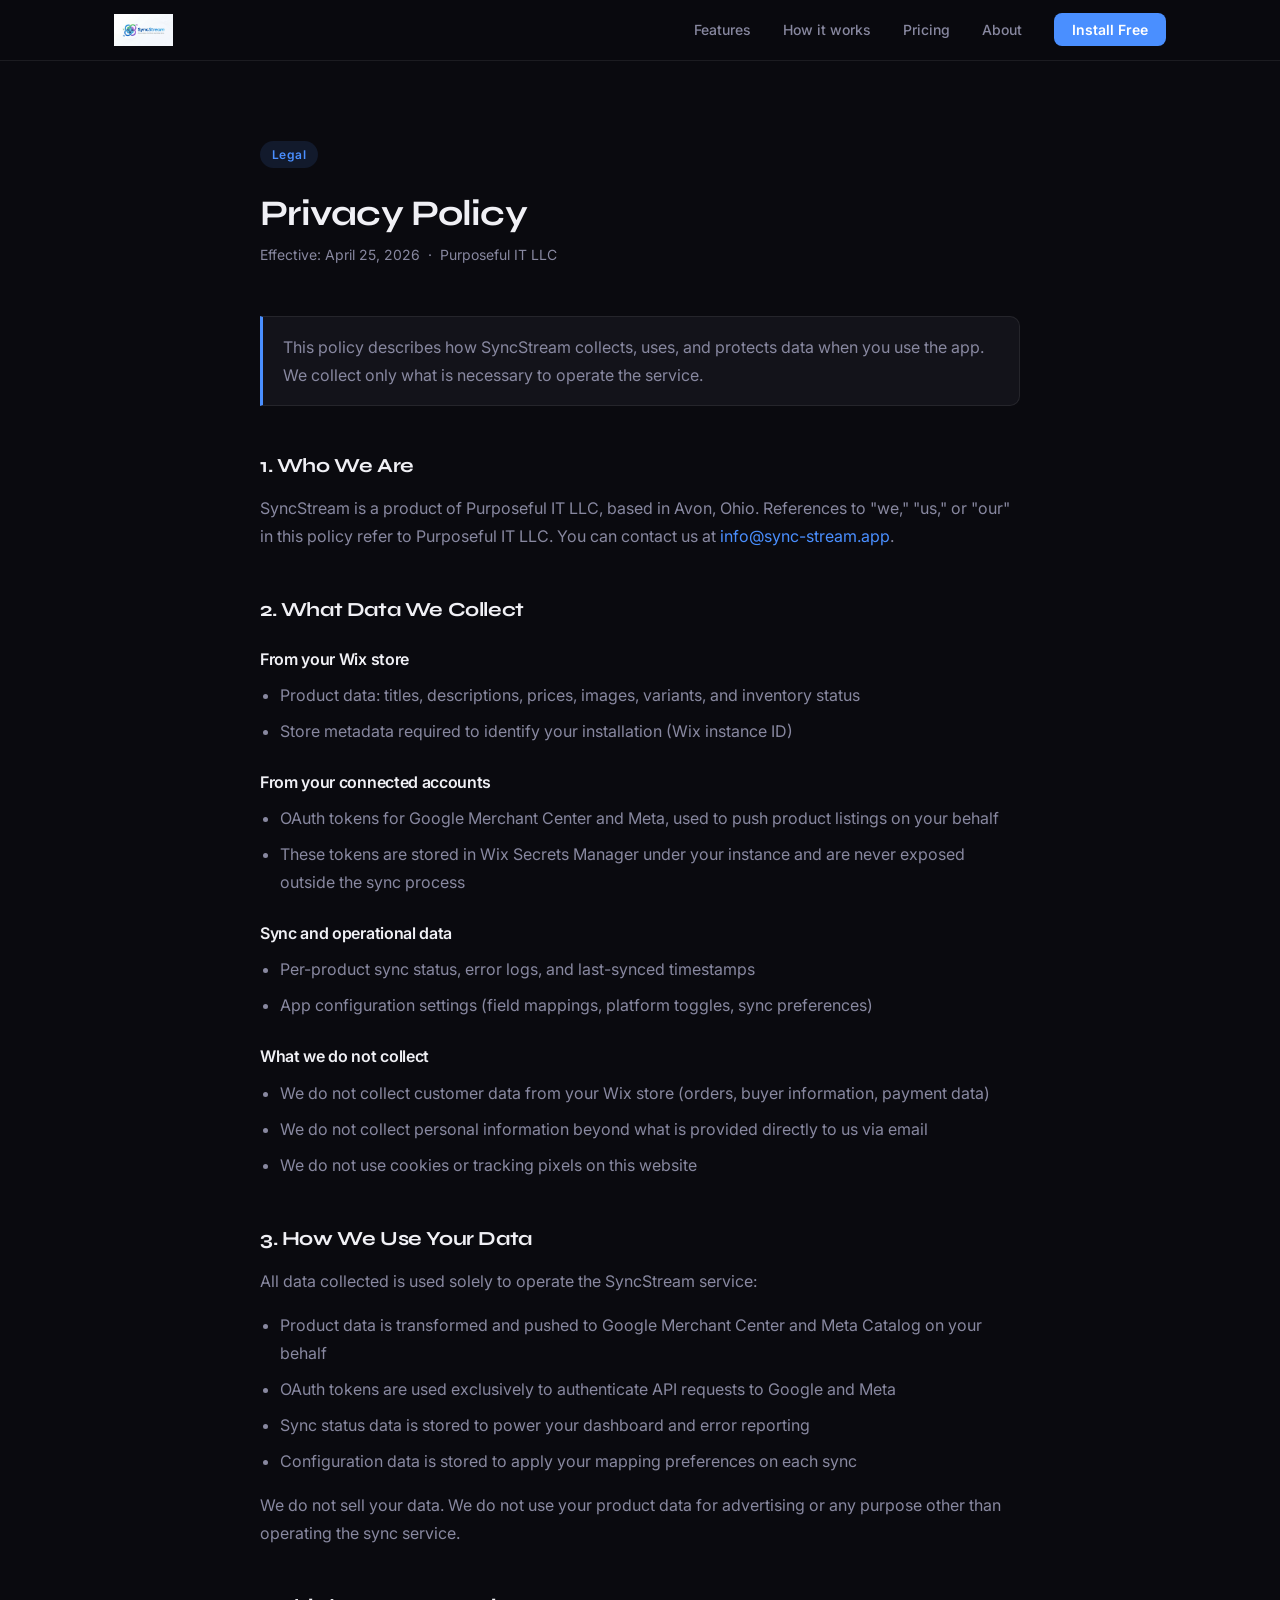
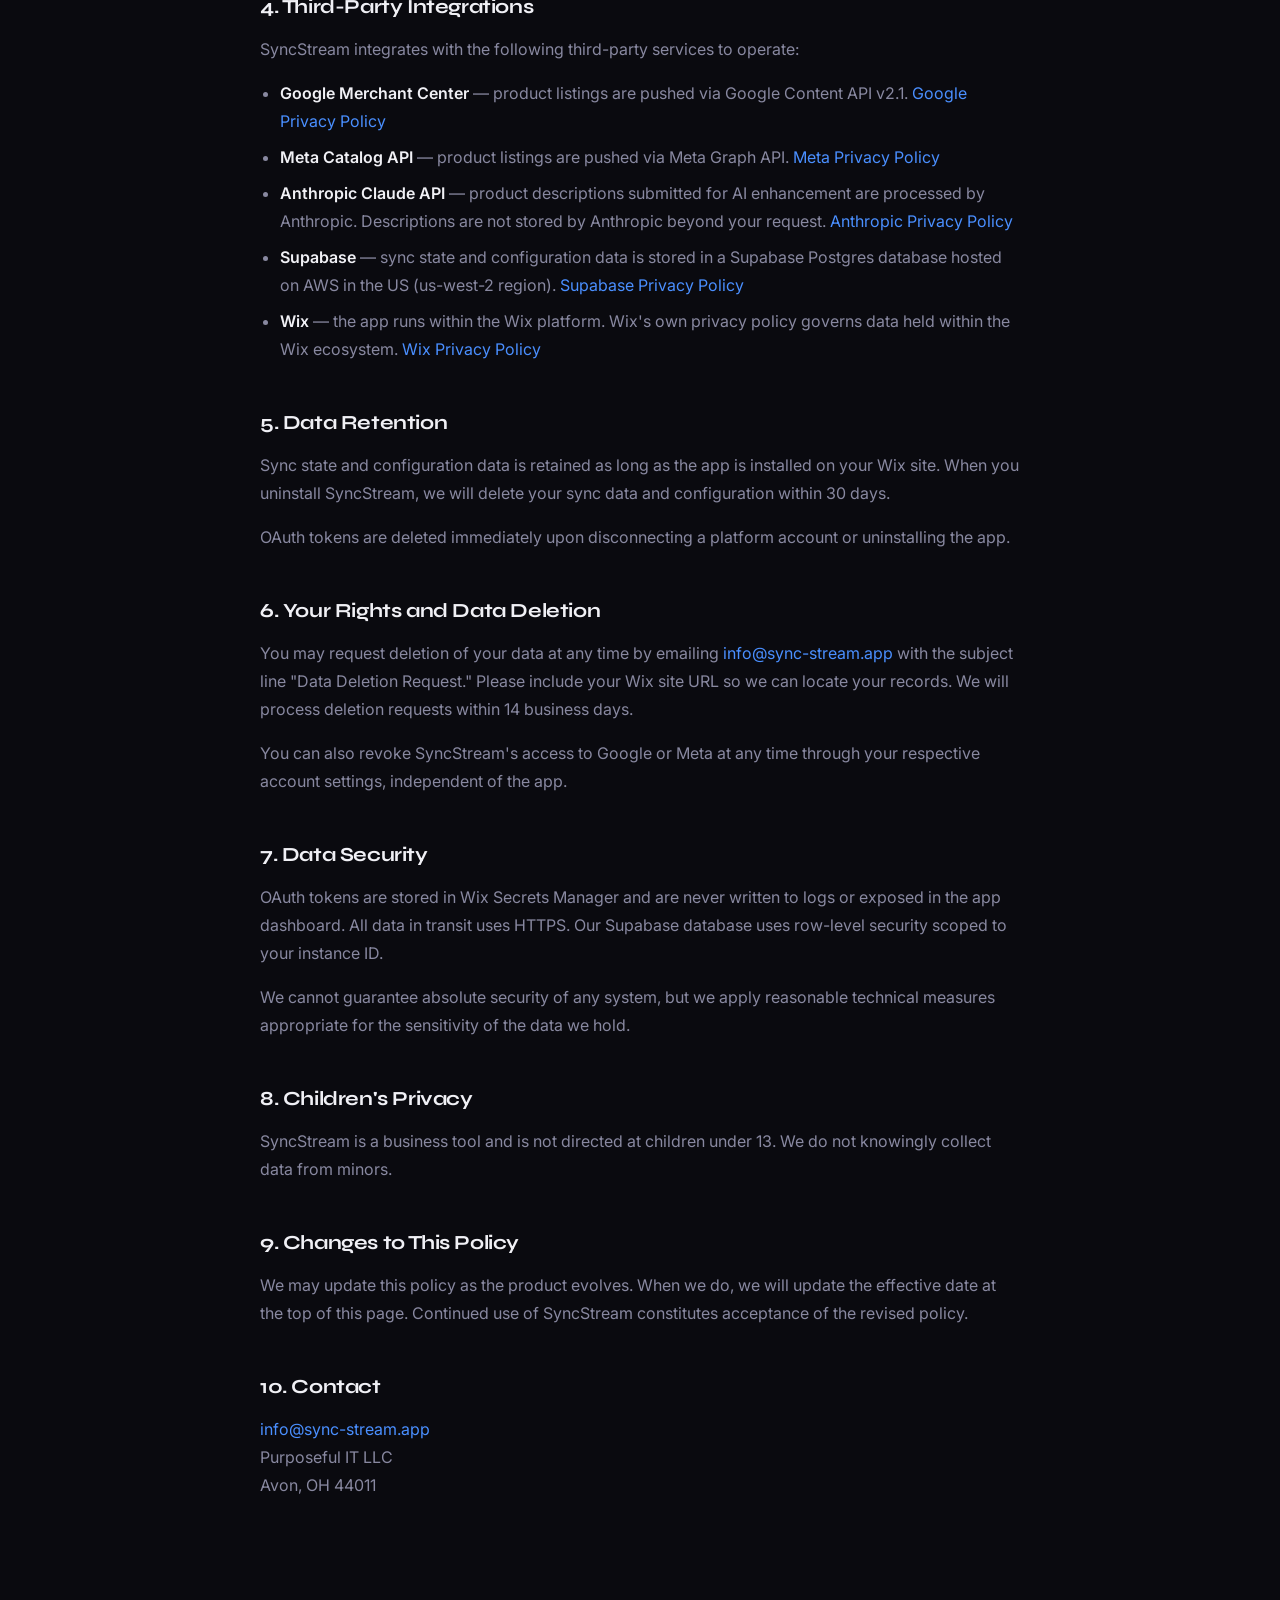
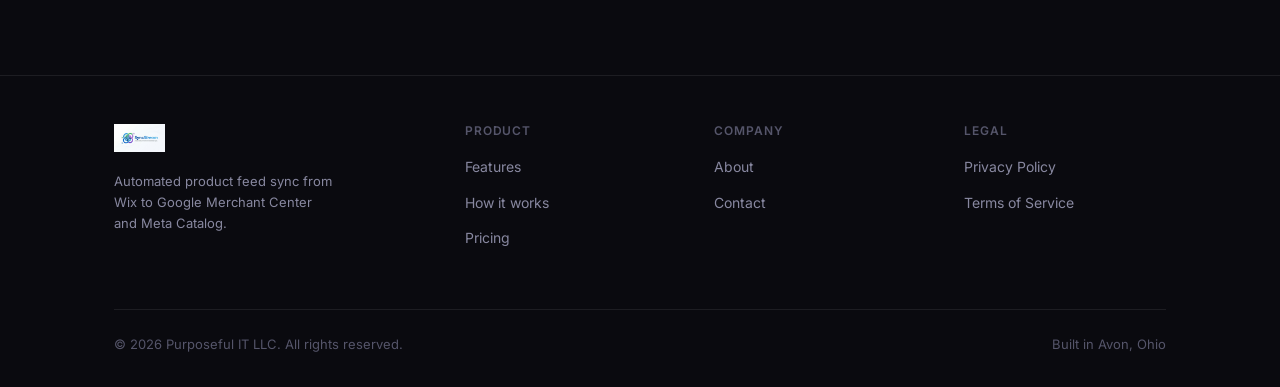
<file: privacy.html>
<!DOCTYPE html>
<html lang="en">
<head>
<!-- Google Tag Manager -->
<script>(function(w,d,s,l,i){w[l]=w[l]||[];w[l].push({'gtm.start':
new Date().getTime(),event:'gtm.js'});var f=d.getElementsByTagName(s)[0],
j=d.createElement(s),dl=l!='dataLayer'?'&l='+l:'';j.async=true;j.src=
'https://www.googletagmanager.com/gtm.js?id='+i+dl;f.parentNode.insertBefore(j,f);
})(window,document,'script','dataLayer','GTM-TWQJ5NP9');</script>
<!-- End Google Tag Manager -->
<meta charset="UTF-8">
<meta name="viewport" content="width=device-width, initial-scale=1.0">
<title>Privacy Policy — SyncStream</title>
<meta name="description" content="SyncStream Privacy Policy — how we collect, use, and protect your data.">
<link rel="stylesheet" href="/css/style.css">
<style>
.legal-page { padding: 80px 0; }
</style>
</head>
<body>
<!-- Google Tag Manager (noscript) -->
<noscript><iframe src="https://www.googletagmanager.com/ns.html?id=GTM-TWQJ5NP9"
height="0" width="0" style="display:none;visibility:hidden"></iframe></noscript>
<!-- End Google Tag Manager (noscript) -->

<div id="nav-placeholder"></div>

<div class="legal-page">
  <div class="container">
    <div class="prose">
      <span class="badge badge-blue" style="margin-bottom:24px;display:inline-flex;">Legal</span>
      <h1>Privacy Policy</h1>
      <p class="meta">Effective: April 25, 2026 &nbsp;&middot;&nbsp; Purposeful IT LLC</p>

      <div class="callout">
        <p>This policy describes how SyncStream collects, uses, and protects data when you use the app. We collect only what is necessary to operate the service.</p>
      </div>

      <h2>1. Who We Are</h2>
      <p>SyncStream is a product of Purposeful IT LLC, based in Avon, Ohio. References to "we," "us," or "our" in this policy refer to Purposeful IT LLC. You can contact us at <a href="mailto:info@sync-stream.app">info@sync-stream.app</a>.</p>

      <h2>2. What Data We Collect</h2>

      <h3>From your Wix store</h3>
      <ul>
        <li>Product data: titles, descriptions, prices, images, variants, and inventory status</li>
        <li>Store metadata required to identify your installation (Wix instance ID)</li>
      </ul>

      <h3>From your connected accounts</h3>
      <ul>
        <li>OAuth tokens for Google Merchant Center and Meta, used to push product listings on your behalf</li>
        <li>These tokens are stored in Wix Secrets Manager under your instance and are never exposed outside the sync process</li>
      </ul>

      <h3>Sync and operational data</h3>
      <ul>
        <li>Per-product sync status, error logs, and last-synced timestamps</li>
        <li>App configuration settings (field mappings, platform toggles, sync preferences)</li>
      </ul>

      <h3>What we do not collect</h3>
      <ul>
        <li>We do not collect customer data from your Wix store (orders, buyer information, payment data)</li>
        <li>We do not collect personal information beyond what is provided directly to us via email</li>
        <li>We do not use cookies or tracking pixels on this website</li>
      </ul>

      <h2>3. How We Use Your Data</h2>
      <p>All data collected is used solely to operate the SyncStream service:</p>
      <ul>
        <li>Product data is transformed and pushed to Google Merchant Center and Meta Catalog on your behalf</li>
        <li>OAuth tokens are used exclusively to authenticate API requests to Google and Meta</li>
        <li>Sync status data is stored to power your dashboard and error reporting</li>
        <li>Configuration data is stored to apply your mapping preferences on each sync</li>
      </ul>
      <p>We do not sell your data. We do not use your product data for advertising or any purpose other than operating the sync service.</p>

      <h2>4. Third-Party Integrations</h2>
      <p>SyncStream integrates with the following third-party services to operate:</p>
      <ul>
        <li><strong>Google Merchant Center</strong> — product listings are pushed via Google Content API v2.1. <a href="https://policies.google.com/privacy" target="_blank">Google Privacy Policy</a></li>
        <li><strong>Meta Catalog API</strong> — product listings are pushed via Meta Graph API. <a href="https://www.facebook.com/policy.php" target="_blank">Meta Privacy Policy</a></li>
        <li><strong>Anthropic Claude API</strong> — product descriptions submitted for AI enhancement are processed by Anthropic. Descriptions are not stored by Anthropic beyond your request. <a href="https://www.anthropic.com/privacy" target="_blank">Anthropic Privacy Policy</a></li>
        <li><strong>Supabase</strong> — sync state and configuration data is stored in a Supabase Postgres database hosted on AWS in the US (us-west-2 region). <a href="https://supabase.com/privacy" target="_blank">Supabase Privacy Policy</a></li>
        <li><strong>Wix</strong> — the app runs within the Wix platform. Wix's own privacy policy governs data held within the Wix ecosystem. <a href="https://www.wix.com/about/privacy" target="_blank">Wix Privacy Policy</a></li>
      </ul>

      <h2>5. Data Retention</h2>
      <p>Sync state and configuration data is retained as long as the app is installed on your Wix site. When you uninstall SyncStream, we will delete your sync data and configuration within 30 days.</p>
      <p>OAuth tokens are deleted immediately upon disconnecting a platform account or uninstalling the app.</p>

      <h2>6. Your Rights and Data Deletion</h2>
      <p>You may request deletion of your data at any time by emailing <a href="mailto:info@sync-stream.app">info@sync-stream.app</a> with the subject line "Data Deletion Request." Please include your Wix site URL so we can locate your records. We will process deletion requests within 14 business days.</p>
      <p>You can also revoke SyncStream's access to Google or Meta at any time through your respective account settings, independent of the app.</p>

      <h2>7. Data Security</h2>
      <p>OAuth tokens are stored in Wix Secrets Manager and are never written to logs or exposed in the app dashboard. All data in transit uses HTTPS. Our Supabase database uses row-level security scoped to your instance ID.</p>
      <p>We cannot guarantee absolute security of any system, but we apply reasonable technical measures appropriate for the sensitivity of the data we hold.</p>

      <h2>8. Children's Privacy</h2>
      <p>SyncStream is a business tool and is not directed at children under 13. We do not knowingly collect data from minors.</p>

      <h2>9. Changes to This Policy</h2>
      <p>We may update this policy as the product evolves. When we do, we will update the effective date at the top of this page. Continued use of SyncStream constitutes acceptance of the revised policy.</p>

      <h2>10. Contact</h2>
      <p>
        <a href="mailto:info@sync-stream.app">info@sync-stream.app</a><br>
        Purposeful IT LLC<br>
        Avon, OH 44011
      </p>
    </div>
  </div>
</div>

<div id="footer-placeholder"></div>
<script src="/js/components.js"></script>
</body>
</html>
</file>
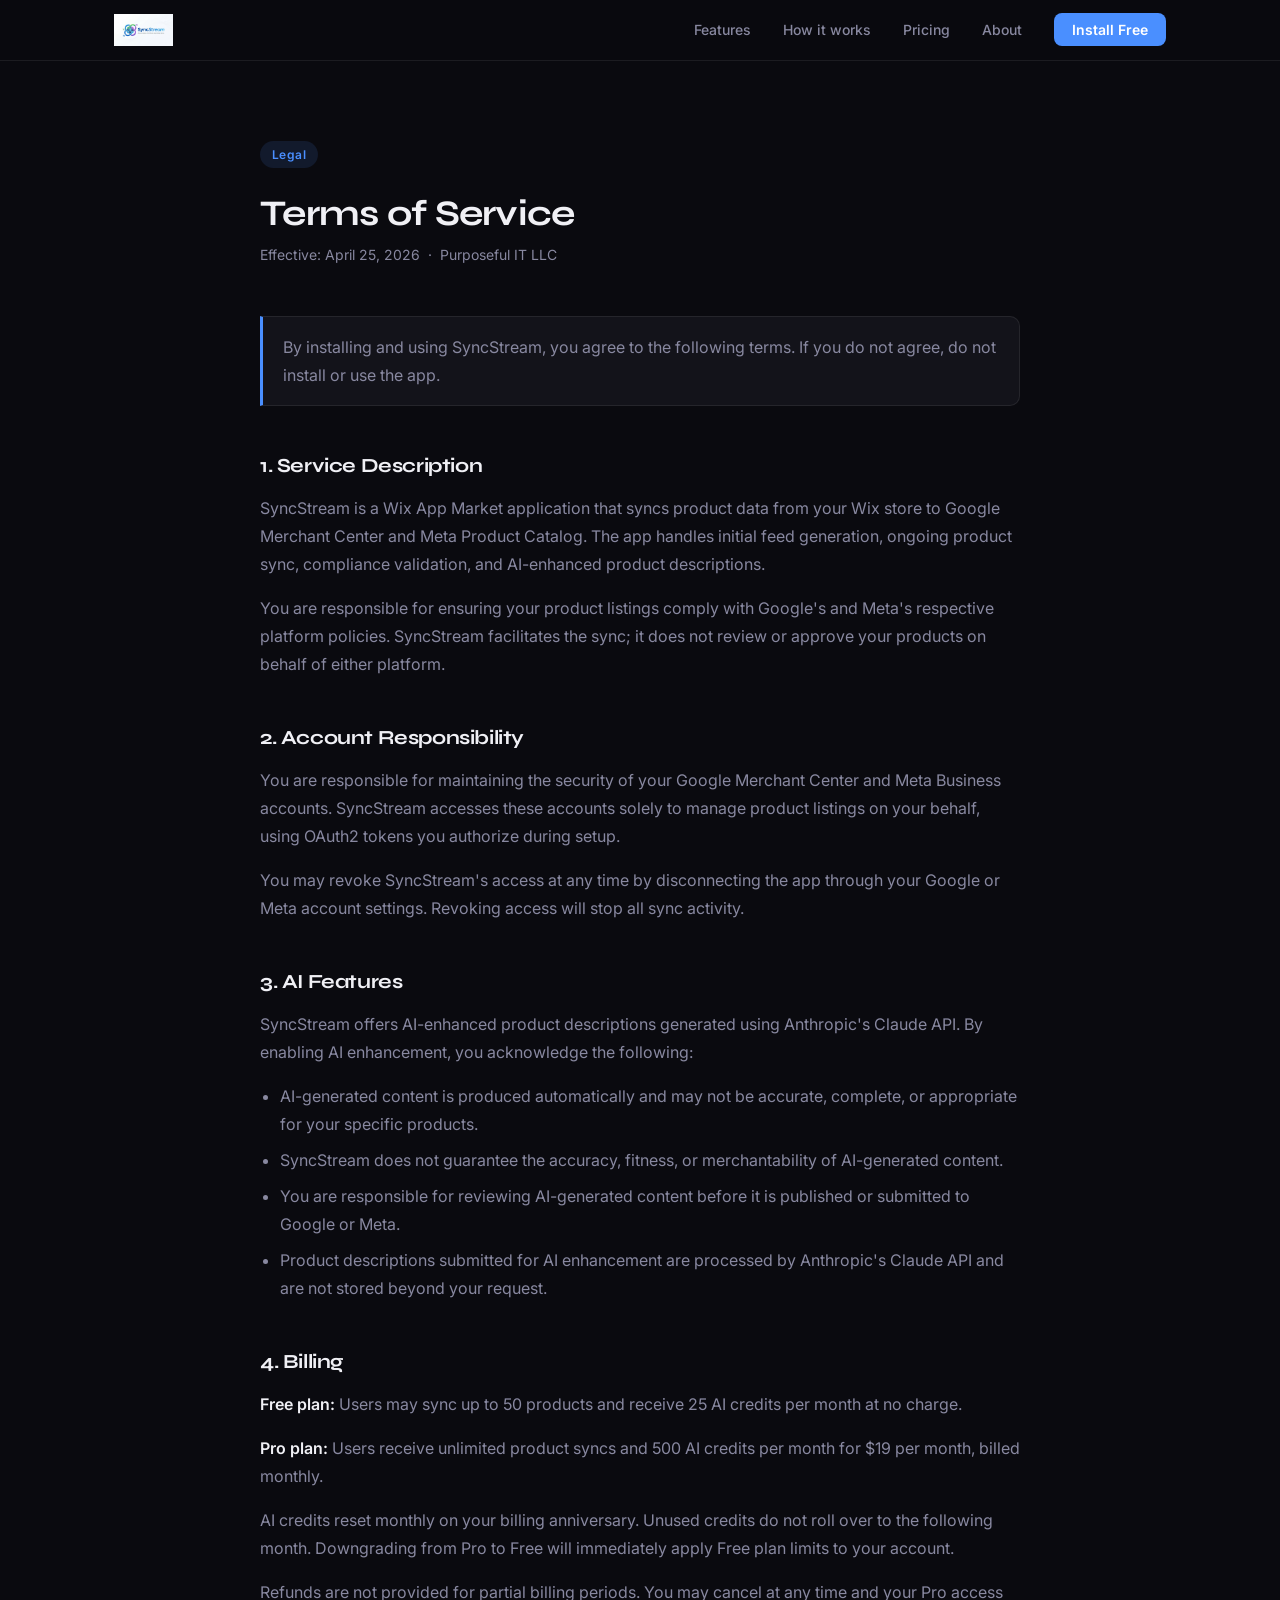
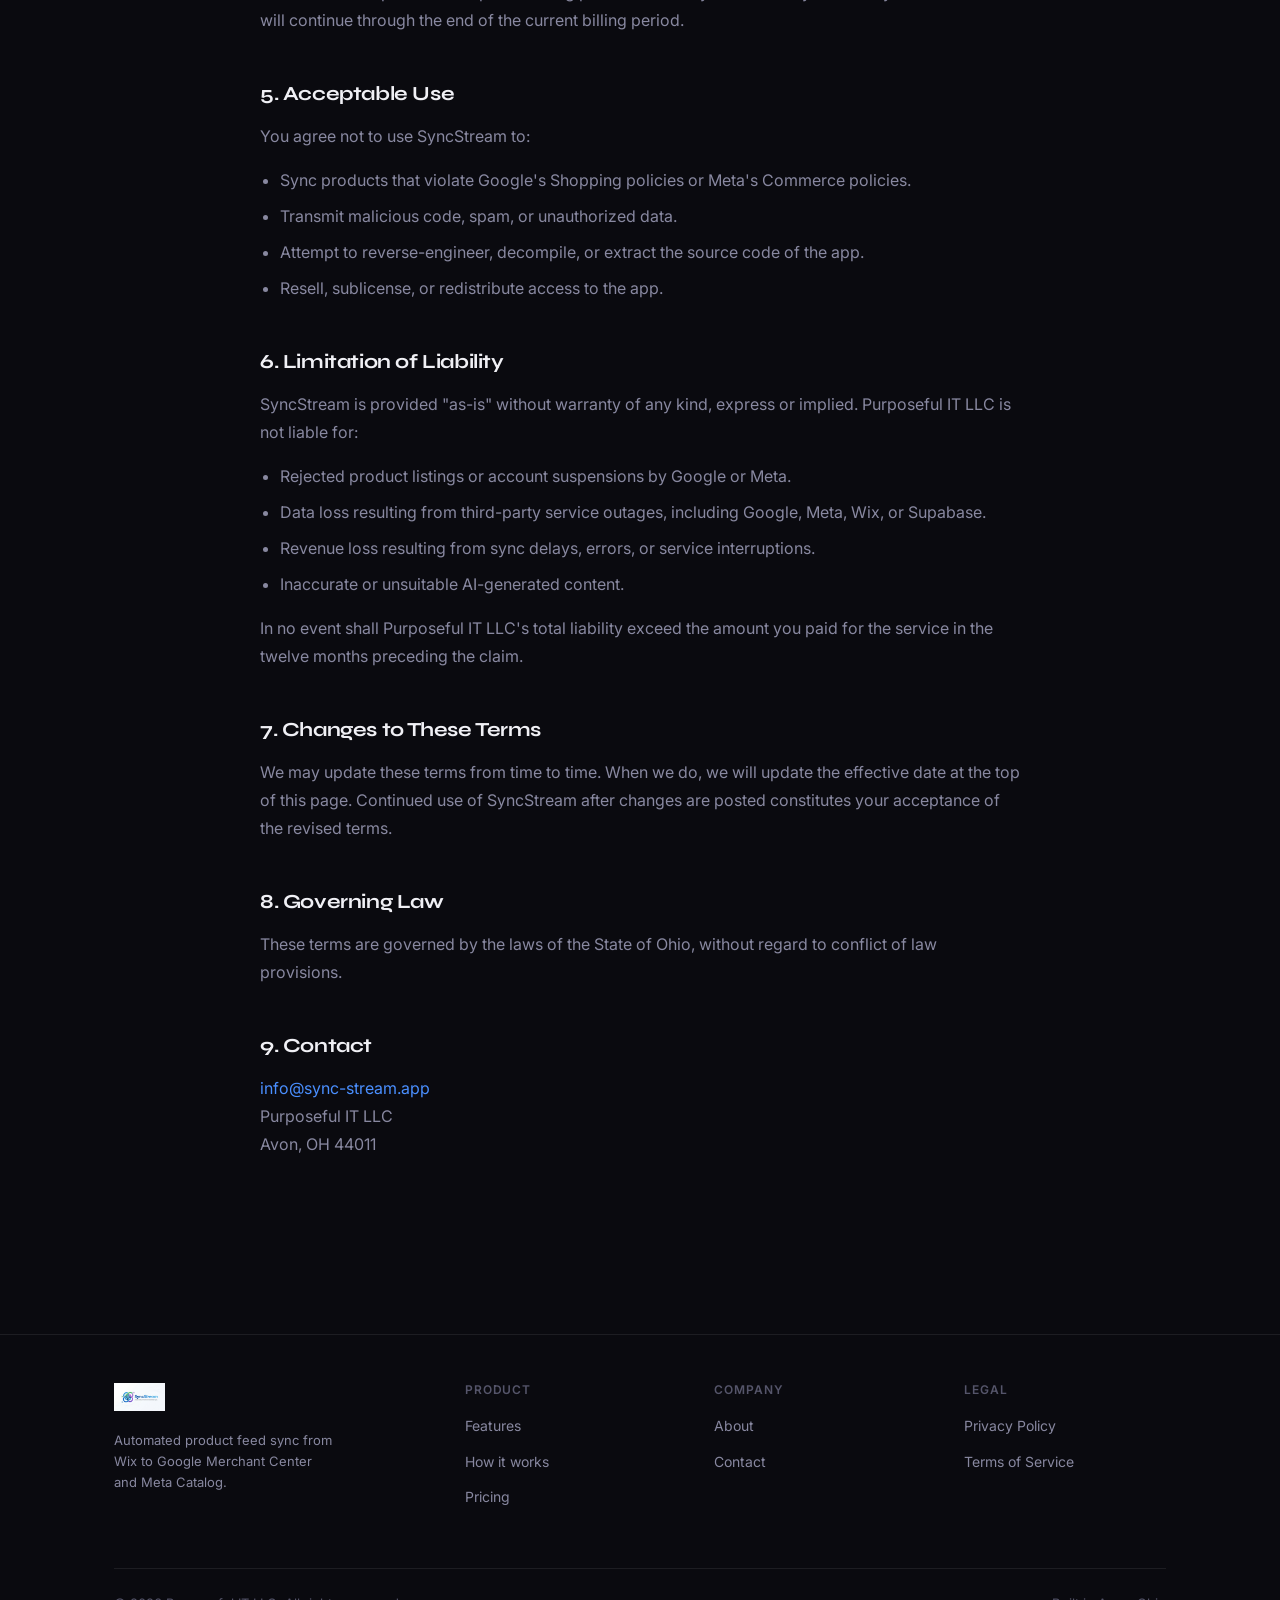
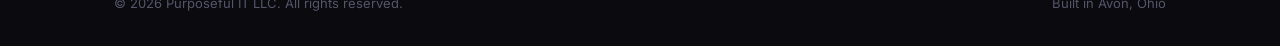
<file: terms.html>
<!DOCTYPE html>
<html lang="en">
<head>
<!-- Google Tag Manager -->
<script>(function(w,d,s,l,i){w[l]=w[l]||[];w[l].push({'gtm.start':
new Date().getTime(),event:'gtm.js'});var f=d.getElementsByTagName(s)[0],
j=d.createElement(s),dl=l!='dataLayer'?'&l='+l:'';j.async=true;j.src=
'https://www.googletagmanager.com/gtm.js?id='+i+dl;f.parentNode.insertBefore(j,f);
})(window,document,'script','dataLayer','GTM-TWQJ5NP9');</script>
<!-- End Google Tag Manager -->
<meta charset="UTF-8">
<meta name="viewport" content="width=device-width, initial-scale=1.0">
<title>Terms of Service — SyncStream</title>
<meta name="description" content="SyncStream Terms of Service — effective April 25, 2026.">
<link rel="stylesheet" href="/css/style.css">
<style>
.legal-page { padding: 80px 0; }
</style>
</head>
<body>
<!-- Google Tag Manager (noscript) -->
<noscript><iframe src="https://www.googletagmanager.com/ns.html?id=GTM-TWQJ5NP9"
height="0" width="0" style="display:none;visibility:hidden"></iframe></noscript>
<!-- End Google Tag Manager (noscript) -->

<div id="nav-placeholder"></div>

<div class="legal-page">
  <div class="container">
    <div class="prose">
      <span class="badge badge-blue" style="margin-bottom:24px;display:inline-flex;">Legal</span>
      <h1>Terms of Service</h1>
      <p class="meta">Effective: April 25, 2026 &nbsp;&middot;&nbsp; Purposeful IT LLC</p>

      <div class="callout">
        <p>By installing and using SyncStream, you agree to the following terms. If you do not agree, do not install or use the app.</p>
      </div>

      <h2>1. Service Description</h2>
      <p>SyncStream is a Wix App Market application that syncs product data from your Wix store to Google Merchant Center and Meta Product Catalog. The app handles initial feed generation, ongoing product sync, compliance validation, and AI-enhanced product descriptions.</p>
      <p>You are responsible for ensuring your product listings comply with Google's and Meta's respective platform policies. SyncStream facilitates the sync; it does not review or approve your products on behalf of either platform.</p>

      <h2>2. Account Responsibility</h2>
      <p>You are responsible for maintaining the security of your Google Merchant Center and Meta Business accounts. SyncStream accesses these accounts solely to manage product listings on your behalf, using OAuth2 tokens you authorize during setup.</p>
      <p>You may revoke SyncStream's access at any time by disconnecting the app through your Google or Meta account settings. Revoking access will stop all sync activity.</p>

      <h2>3. AI Features</h2>
      <p>SyncStream offers AI-enhanced product descriptions generated using Anthropic's Claude API. By enabling AI enhancement, you acknowledge the following:</p>
      <ul>
        <li>AI-generated content is produced automatically and may not be accurate, complete, or appropriate for your specific products.</li>
        <li>SyncStream does not guarantee the accuracy, fitness, or merchantability of AI-generated content.</li>
        <li>You are responsible for reviewing AI-generated content before it is published or submitted to Google or Meta.</li>
        <li>Product descriptions submitted for AI enhancement are processed by Anthropic's Claude API and are not stored beyond your request.</li>
      </ul>

      <h2>4. Billing</h2>
      <p><strong>Free plan:</strong> Users may sync up to 50 products and receive 25 AI credits per month at no charge.</p>
      <p><strong>Pro plan:</strong> Users receive unlimited product syncs and 500 AI credits per month for $19 per month, billed monthly.</p>
      <p>AI credits reset monthly on your billing anniversary. Unused credits do not roll over to the following month. Downgrading from Pro to Free will immediately apply Free plan limits to your account.</p>
      <p>Refunds are not provided for partial billing periods. You may cancel at any time and your Pro access will continue through the end of the current billing period.</p>

      <h2>5. Acceptable Use</h2>
      <p>You agree not to use SyncStream to:</p>
      <ul>
        <li>Sync products that violate Google's Shopping policies or Meta's Commerce policies.</li>
        <li>Transmit malicious code, spam, or unauthorized data.</li>
        <li>Attempt to reverse-engineer, decompile, or extract the source code of the app.</li>
        <li>Resell, sublicense, or redistribute access to the app.</li>
      </ul>

      <h2>6. Limitation of Liability</h2>
      <p>SyncStream is provided "as-is" without warranty of any kind, express or implied. Purposeful IT LLC is not liable for:</p>
      <ul>
        <li>Rejected product listings or account suspensions by Google or Meta.</li>
        <li>Data loss resulting from third-party service outages, including Google, Meta, Wix, or Supabase.</li>
        <li>Revenue loss resulting from sync delays, errors, or service interruptions.</li>
        <li>Inaccurate or unsuitable AI-generated content.</li>
      </ul>
      <p>In no event shall Purposeful IT LLC's total liability exceed the amount you paid for the service in the twelve months preceding the claim.</p>

      <h2>7. Changes to These Terms</h2>
      <p>We may update these terms from time to time. When we do, we will update the effective date at the top of this page. Continued use of SyncStream after changes are posted constitutes your acceptance of the revised terms.</p>

      <h2>8. Governing Law</h2>
      <p>These terms are governed by the laws of the State of Ohio, without regard to conflict of law provisions.</p>

      <h2>9. Contact</h2>
      <p>
        <a href="mailto:info@sync-stream.app">info@sync-stream.app</a><br>
        Purposeful IT LLC<br>
        Avon, OH 44011
      </p>
    </div>
  </div>
</div>

<div id="footer-placeholder"></div>
<script src="/js/components.js"></script>
</body>
</html>
</file>
<file: css/style.css>
@import url('https://fonts.googleapis.com/css2?family=Inter:wght@400;500;600&family=Syne:wght@600;700;800&display=swap');

*, *::before, *::after { box-sizing: border-box; margin: 0; padding: 0; }

:root {
  --bg: #0a0a0f;
  --bg-card: #13131a;
  --bg-elevated: #1a1a24;
  --border: rgba(255,255,255,0.08);
  --border-strong: rgba(255,255,255,0.14);
  --text: #f0f0f5;
  --text-muted: #8888a0;
  --text-faint: #55556a;
  --blue: #4a8fff;
  --blue-dim: rgba(74,143,255,0.12);
  --purple: #9b6dff;
  --purple-dim: rgba(155,109,255,0.12);
  --green: #3ecf8e;
  --green-dim: rgba(62,207,142,0.12);
  --accent: #4a8fff;
  --radius: 10px;
  --radius-lg: 16px;
}

html { scroll-behavior: smooth; }

body {
  font-family: 'Inter', sans-serif;
  background: var(--bg);
  color: var(--text);
  font-size: 16px;
  line-height: 1.6;
  -webkit-font-smoothing: antialiased;
}

h1, h2, h3, h4 {
  font-family: 'Syne', sans-serif;
  line-height: 1.2;
  letter-spacing: -0.02em;
}

a { color: var(--blue); text-decoration: none; }
a:hover { text-decoration: underline; }

.container {
  max-width: 1100px;
  margin: 0 auto;
  padding: 0 24px;
}

/* NAV */
nav {
  position: sticky;
  top: 0;
  z-index: 100;
  background: rgba(10,10,15,0.85);
  backdrop-filter: blur(12px);
  border-bottom: 1px solid var(--border);
}

.nav-inner {
  display: flex;
  align-items: center;
  justify-content: space-between;
  height: 60px;
}

.nav-logo {
  display: flex;
  align-items: center;
  gap: 10px;
  text-decoration: none;
}

.nav-logo img {
  height: 32px;
  width: auto;
}

.nav-links {
  display: flex;
  align-items: center;
  gap: 32px;
  list-style: none;
}

.nav-links a {
  color: var(--text-muted);
  font-size: 14px;
  font-weight: 500;
  text-decoration: none;
  transition: color 0.2s;
}

.nav-links a:hover { color: var(--text); }

.nav-cta {
  background: var(--blue);
  color: #fff !important;
  padding: 8px 18px;
  border-radius: 8px;
  font-size: 14px !important;
  font-weight: 600 !important;
  transition: opacity 0.2s !important;
}

.nav-cta:hover { opacity: 0.85; text-decoration: none !important; }

/* FOOTER */
footer {
  border-top: 1px solid var(--border);
  padding: 48px 0 32px;
  margin-top: 80px;
}

.footer-inner {
  display: grid;
  grid-template-columns: 1.5fr 1fr 1fr 1fr;
  gap: 48px;
  margin-bottom: 48px;
}

.footer-brand img { height: 28px; margin-bottom: 12px; }

.footer-brand p {
  font-size: 13px;
  color: var(--text-muted);
  line-height: 1.6;
  max-width: 220px;
}

.footer-col h4 {
  font-family: 'Inter', sans-serif;
  font-size: 12px;
  font-weight: 600;
  text-transform: uppercase;
  letter-spacing: 0.08em;
  color: var(--text-faint);
  margin-bottom: 16px;
}

.footer-col ul { list-style: none; }
.footer-col ul li { margin-bottom: 10px; }
.footer-col ul li a {
  color: var(--text-muted);
  font-size: 14px;
  text-decoration: none;
  transition: color 0.2s;
}
.footer-col ul li a:hover { color: var(--text); }

.footer-bottom {
  border-top: 1px solid var(--border);
  padding-top: 24px;
  display: flex;
  justify-content: space-between;
  align-items: center;
  font-size: 13px;
  color: var(--text-faint);
}

.footer-bottom a { color: var(--text-faint); }
.footer-bottom a:hover { color: var(--text-muted); }

/* BUTTONS */
.btn {
  display: inline-flex;
  align-items: center;
  gap: 8px;
  padding: 12px 24px;
  border-radius: 10px;
  font-size: 15px;
  font-weight: 600;
  cursor: pointer;
  border: none;
  text-decoration: none;
  transition: all 0.2s;
  font-family: 'Inter', sans-serif;
}

.btn-primary {
  background: var(--blue);
  color: #fff;
}
.btn-primary:hover { opacity: 0.88; text-decoration: none; }

.btn-secondary {
  background: transparent;
  color: var(--text);
  border: 1px solid var(--border-strong);
}
.btn-secondary:hover { background: var(--bg-elevated); text-decoration: none; }

/* BADGES */
.badge {
  display: inline-flex;
  align-items: center;
  gap: 6px;
  padding: 4px 12px;
  border-radius: 100px;
  font-size: 12px;
  font-weight: 600;
  letter-spacing: 0.04em;
}

.badge-blue { background: var(--blue-dim); color: var(--blue); }
.badge-purple { background: var(--purple-dim); color: var(--purple); }
.badge-green { background: var(--green-dim); color: var(--green); }

/* CARDS */
.card {
  background: var(--bg-card);
  border: 1px solid var(--border);
  border-radius: var(--radius-lg);
  padding: 28px;
}

/* PROSE (legal pages) */
.prose {
  max-width: 760px;
  margin: 0 auto;
}

.prose h1 {
  font-size: 36px;
  margin-bottom: 8px;
}

.prose .meta {
  color: var(--text-muted);
  font-size: 14px;
  margin-bottom: 48px;
}

.prose h2 {
  font-size: 20px;
  margin-top: 48px;
  margin-bottom: 16px;
  color: var(--text);
}

.prose h3 {
  font-size: 16px;
  font-family: 'Inter', sans-serif;
  font-weight: 600;
  margin-top: 28px;
  margin-bottom: 12px;
  color: var(--text);
}

.prose p {
  color: var(--text-muted);
  margin-bottom: 16px;
  line-height: 1.75;
}

.prose ul, .prose ol {
  color: var(--text-muted);
  padding-left: 20px;
  margin-bottom: 16px;
}

.prose li { margin-bottom: 8px; line-height: 1.75; }

.prose a { color: var(--blue); }

.prose strong { color: var(--text); font-weight: 600; }

.prose .callout {
  background: var(--bg-card);
  border: 1px solid var(--border);
  border-left: 3px solid var(--blue);
  border-radius: 0 var(--radius) var(--radius) 0;
  padding: 16px 20px;
  margin: 24px 0;
}

.prose .callout p { margin: 0; }

/* PAGE HEADER */
.page-header {
  padding: 80px 0 60px;
  border-bottom: 1px solid var(--border);
  margin-bottom: 60px;
}

/* RESPONSIVE */
@media (max-width: 768px) {
  .footer-inner {
    grid-template-columns: 1fr 1fr;
  }
  .nav-links { display: none; }
}

@media (max-width: 480px) {
  .footer-inner { grid-template-columns: 1fr; }
}
</file>
